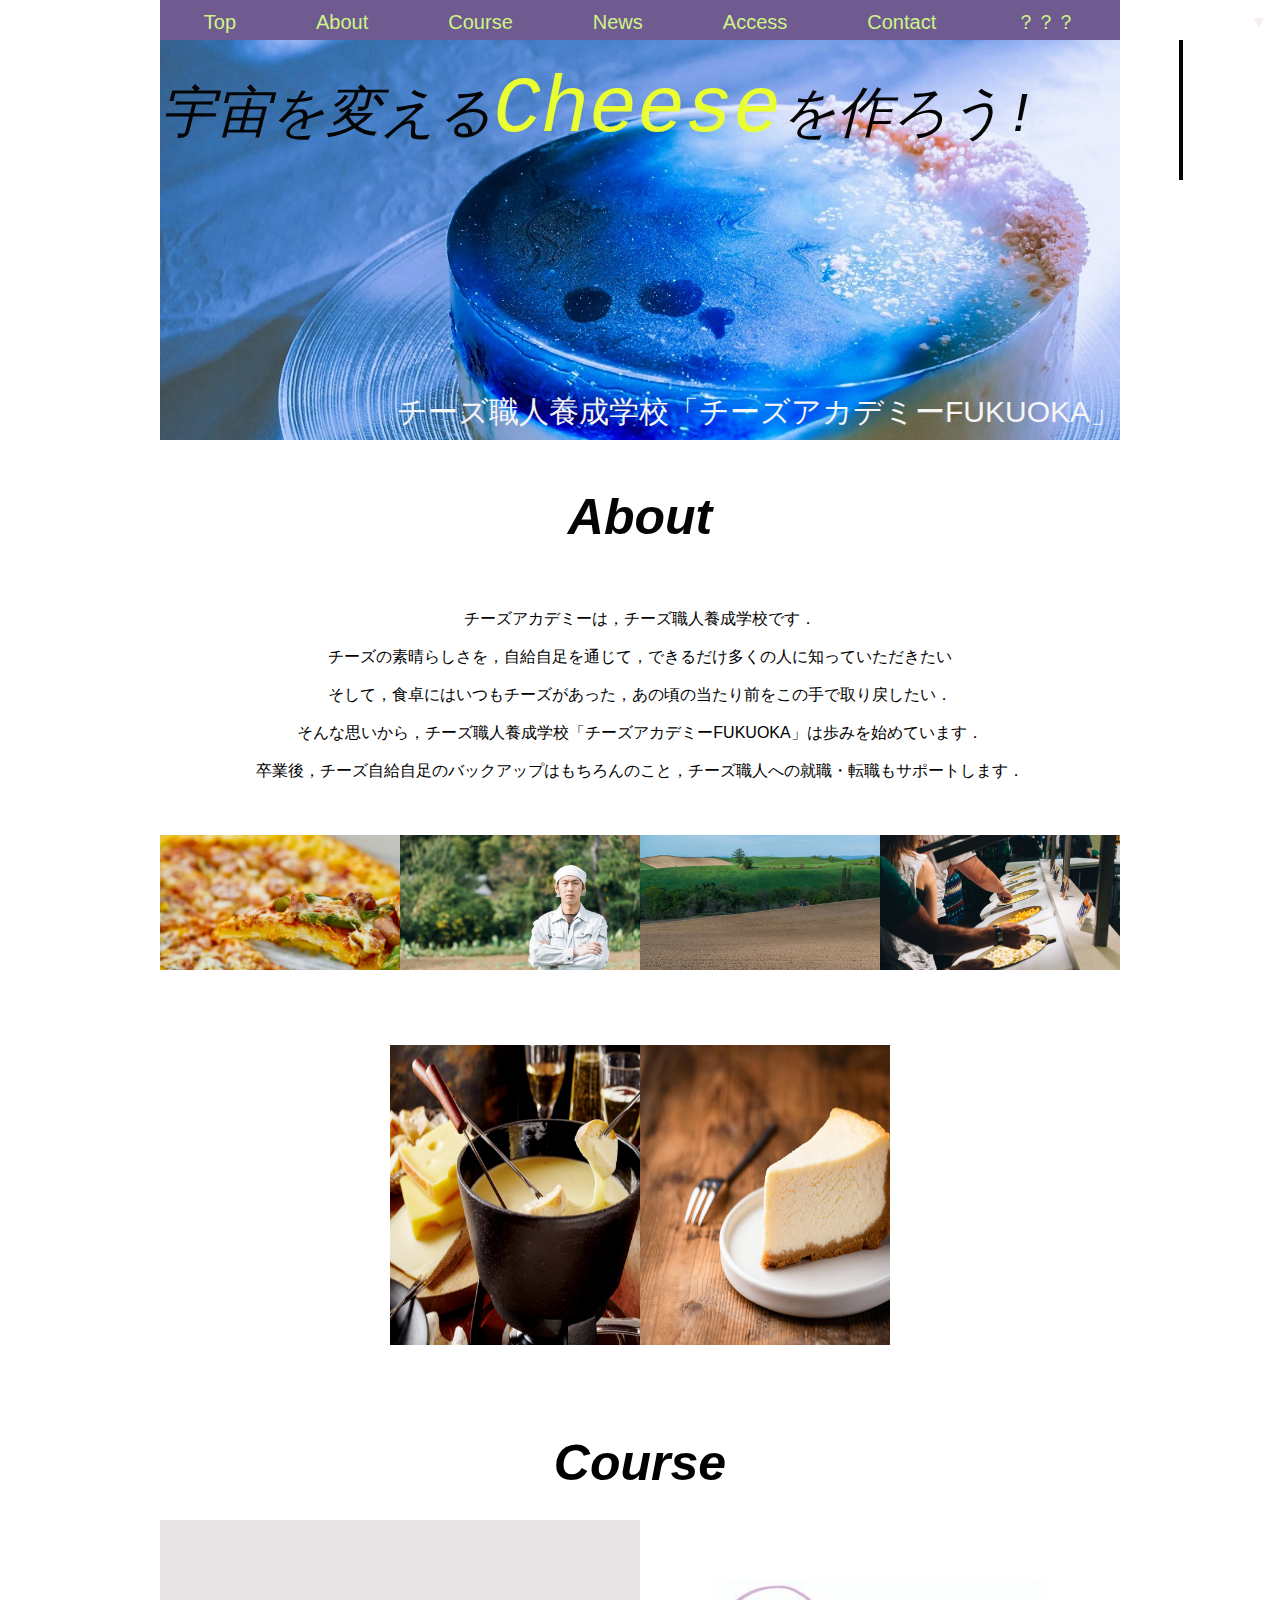
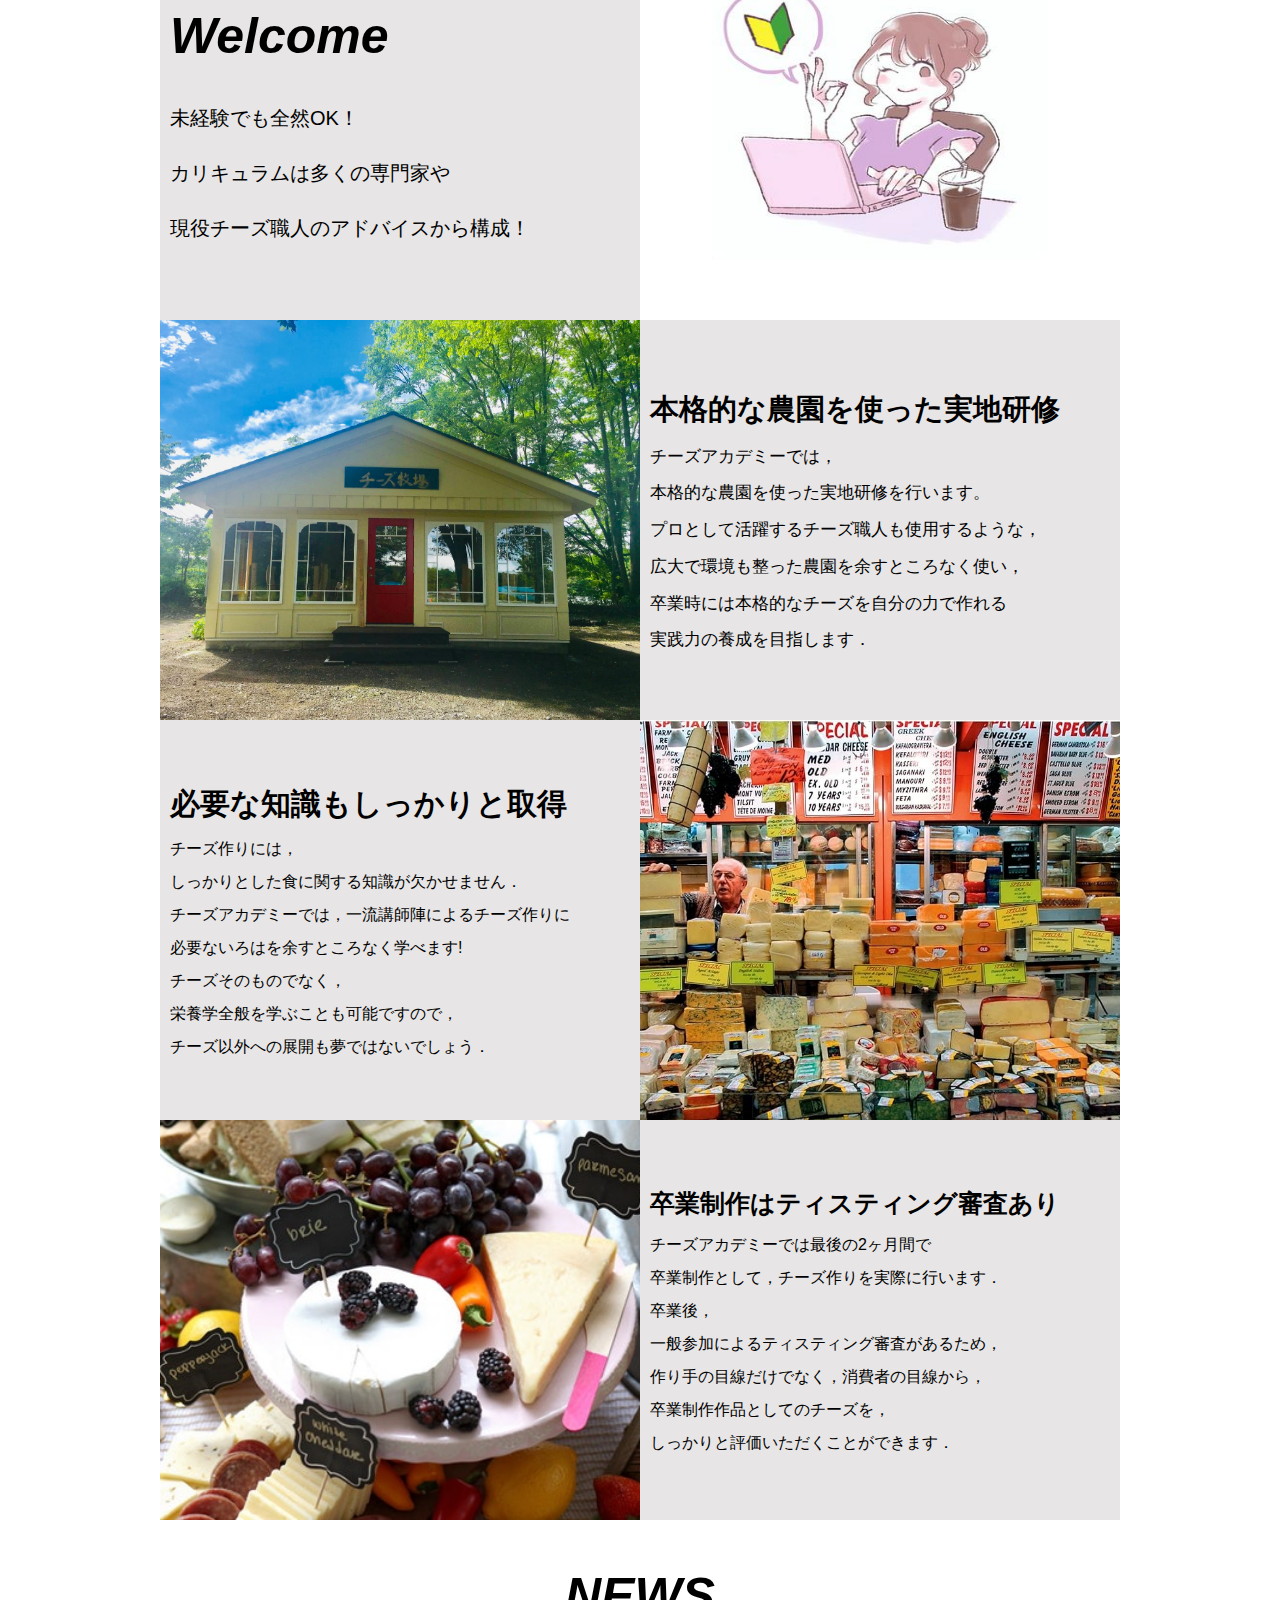
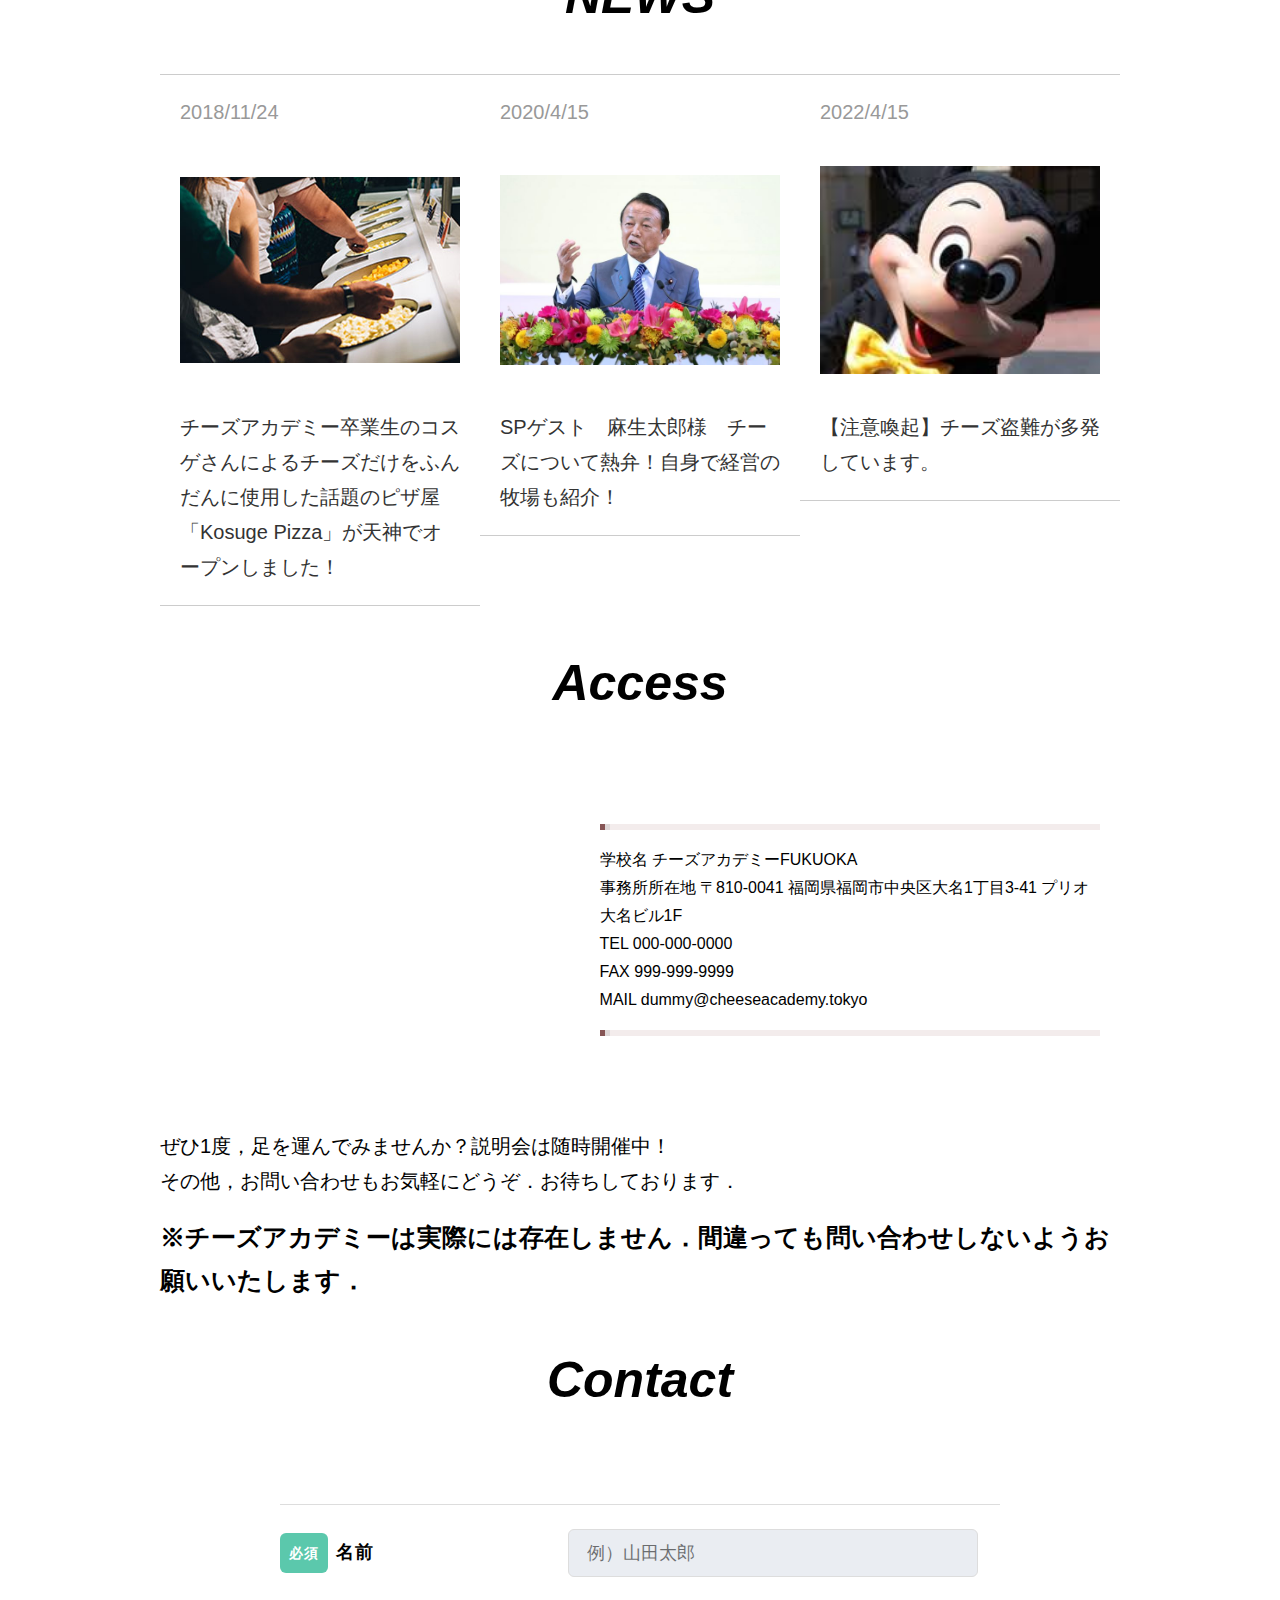
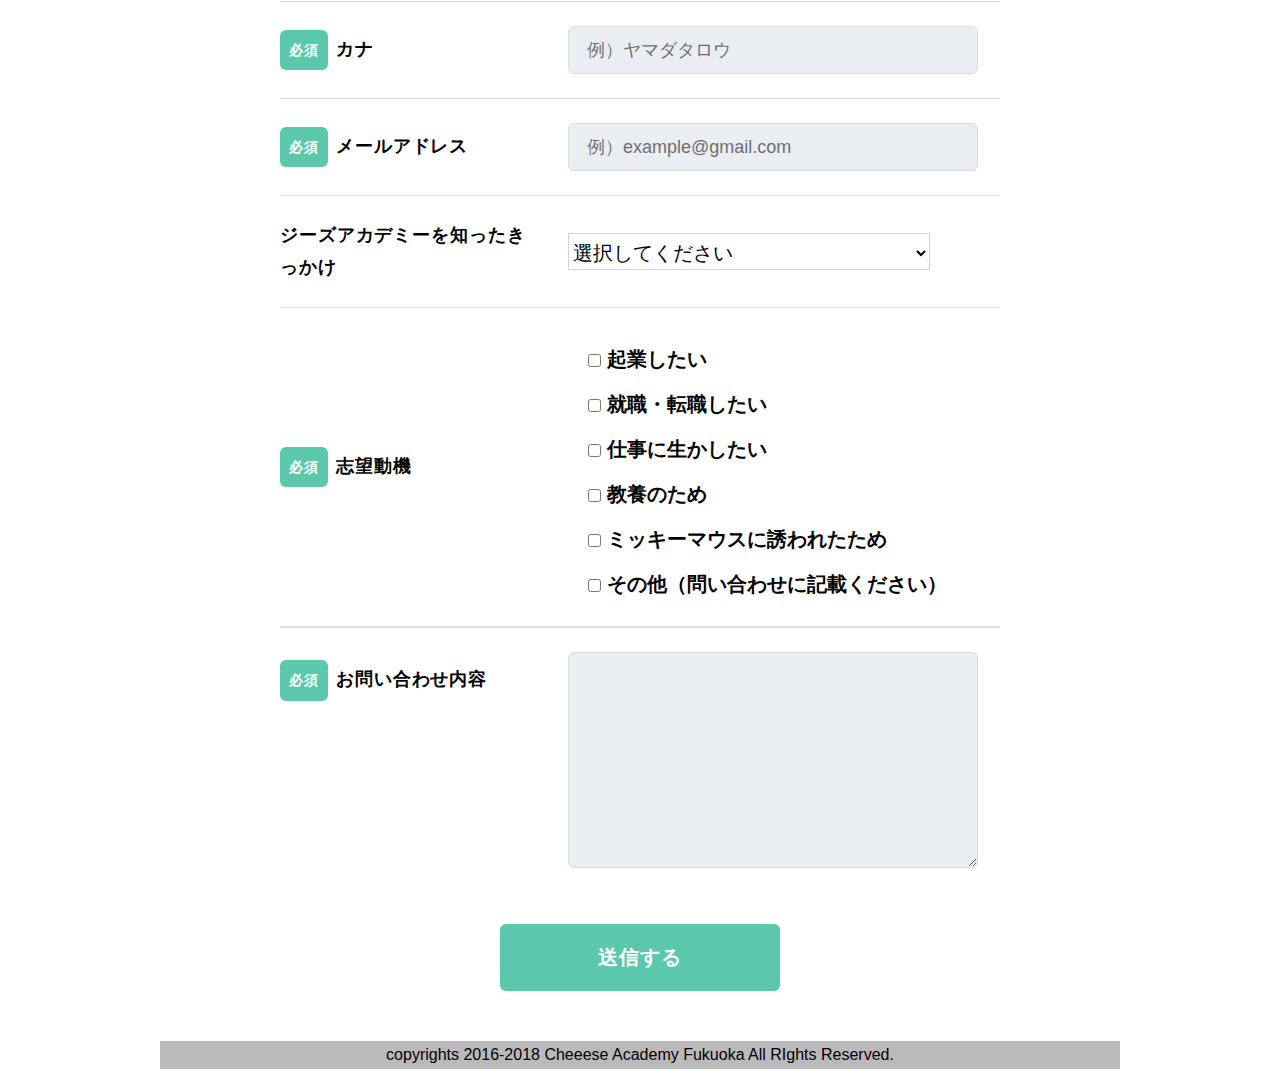
<file: index.html>
<!DOCTYPE html>
<html lang="ja">

<head>
    <meta charset="UTF-8">
    <meta name="viewport" content="width=device-width, initial-scale=1.0">
    <meta http-equiv="X-UA-Compatible" content="ie=edge">
    <title>チーズアカデミー</title>
    <meta name="description" content=“世界を変えるチーズを作ろう。チーズアカデミーは、チーズ職人を養成するための学校です。”>
    <meta property="og:title" content="チーズアカデミー">
    <meta property="og:type" content="website" />
    <meta property="og:url" content="#" />
    <meta property="og:site_name" content="チーズアカデミー" />
    <meta property="og:description" content="世界を変えるチーズを作ろう。チーズアカデミーは、チーズ職人を養成するための学校です。" />
    <meta name="format-detection" content="telephone=no">
    <link rel="canonical" href="#">
    <link rel="stylesheet" type="text/css" href="css/reset.css" />
    <link rel="stylesheet" type="text/css" href="css/sanitize.css" />
    <link rel="stylesheet" type="text/css" href="css/style.css" />
    <link rel="stylesheet" type="text/css" href="css/main.css">
</head>

<body>
    <div class="all">
        <div>
            <nav class="menubar">
                <ul class="menunakami">
                    <li class="koumoku"><a class="koumokubun" href="#titlehe">Top</a></li>
                    <li class="koumoku"><a class="koumokubun" href="#abouthe">About</a></li>
                    <li class="koumoku"><a class="koumokubun" href="#coursehe">Course</a></li>
                    <li class="koumoku"><a class="koumokubun" href="#newshe">News</a></li>
                    <li class="koumoku"><a class="koumokubun" href="#accesshe">Access</a></li>
                    <li class="koumoku"><a class="koumokubun" href="#contacthe">Contact</a></li>
                    <li class="koumoku"><a class="koumokubun" href="#himitsu">？？？</a></li>
                </ul>
            </nav>
        </div>
        <div class="header">
            <a name="titlehe"></a>
            <p class="sekai"><span class="taitorumozi">宇宙を変える<span class="tizu">Cheese</span>を作ろう!</span></p><br>
            <span class="subhead"><span class="taitorumozi">チーズ職人養成学校「チーズアカデミーFUKUOKA」</span></span>
        </div>

        <div class="aboutall">
            <a name="abouthe"></a>
            <h1 class="about">About</h1>
            <p class="aboutin">チーズアカデミーは，チーズ職人養成学校です．</p>
            <p class="aboutin"> チーズの素晴らしさを，自給自足を通じて，できるだけ多くの人に知っていただきたい</p>
            <p class="aboutin">そして，食卓にはいつもチーズがあった，あの頃の当たり前をこの手で取り戻したい．</p>
            <p class="aboutin">そんな思いから，チーズ職人養成学校「チーズアカデミーFUKUOKA」は歩みを始めています．</p>
            <p class="aboutin">卒業後，チーズ自給自足のバックアップはもちろんのこと，チーズ職人への就職・転職もサポートします．</p>
        </div>
        <div>
            <img class="aboutshasin" src="./img/about-image.jpg" alt="">
        </div>
        <div class="wrap slide-paused" ontouchstart="">
            <ul class="slideshow">

                <li class="content content-hover"><a href="#" class="image_link">
                        <img class="yokokaiten" src="./img/rinngoti-zu.png" alt=""></a></li>
                <li class="content content-hover"><img class="yokokaiten" src="./img/fonndutizu.jpg" alt=""></li>
                <li class="content content-hover"><img class="yokokaiten" src="./img/tizukeki.jpg" alt=""></li>
                <li class="content content-hover"><img class="yokokaiten" src="./img/tizuinunoyatu.jpg" alt=""></li>

            </ul>
            <ul class="slideshow">
                <li class="content content-hover"><img class="yokokaiten" src="./img/rinngoti-zu.png" alt=""></li>
                <li class="content content-hover"><img class="yokokaiten" src="./img/fonndutizu.jpg" alt=""></li>
                <li class="content content-hover"><img class="yokokaiten" src="./img/tizukeki.jpg" alt=""></li>
                <li class="content content-hover"><img class="yokokaiten" src="./img/tizuinunoyatu.jpg" alt=""></li>
            </ul>
            <ul class="slideshow">
                <li class="content content-hover"><img class="yokokaiten" src="./img/rinngoti-zu.png" alt=""></li>
                <li class="content content-hover"><img class="yokokaiten" src="./img/fonndutizu.jpg" alt=""></li>
                <li class="content content-hover"><img class="yokokaiten" src="./img/tizukeki.jpg" alt=""></li>
                <li class="content content-hover"><img class="yokokaiten" src="./img/tizuinunoyatu.jpg" alt=""></li>
            </ul>

        </div>
        <div>
            <div class="courseall">
                <a name="coursehe"></a>
                <h1 class="course">Course</h1>
            </div>
            <div class="welcome">
                <div class="welcomemozi">
                    <h2 class="welmozi">Welcome</h2>
                    <p class="welnositamozi">未経験でも全然OK！</p>
                    <p class="welnositamozi">カリキュラムは多くの専門家や</p>
                    <p class="welnositamozi">現役チーズ職人のアドバイスから構成！</p>
                </div>
                <div class="welcomegazou">
                    <img class="shosinnsha" src="./img/未経験OK.jpeg" alt="">
                </div>
            </div>

            <div class="welcome">
                <div class="welcomegazou">
                    <img class="tizunoyama" src="./img/チーズ農場.jpg" alt="">
                </div>
                <div class="welcomemozi">
                    <h2 class="honnkaku">本格的な農園を使った実地研修</h2>
                    <p class="honnkakubun">チーズアカデミーでは，
                    </p>
                    <p class="honnkakubun">本格的な農園を使った実地研修を行います。</p>
                    <p class="honnkakubun">プロとして活躍するチーズ職人も使用するような，
                    </p>
                    <p class="honnkakubun">広大で環境も整った農園を余すところなく使い，</p>
                    <p class="honnkakubun">卒業時には本格的なチーズを自分の力で作れる</p>
                    <p class="honnkakubun">実践力の養成を目指します．
                    </p>
                </div>
            </div>

            <div class="welcome">
                <div class="welcomemozi">
                    <h2 class="shutoku">必要な知識もしっかりと取得</h2>
                    <p class="shutokubun">
                        チーズ作りには，
                    </p>
                    <p class="shutokubun">
                        しっかりとした食に関する知識が欠かせません．
                    </p>
                    <p class="shutokubun">
                        チーズアカデミーでは，一流講師陣によるチーズ作りに
                    </p>
                    <p class="shutokubun">
                        必要ないろはを余すところなく学べます!</p>

                    <p class="shutokubun">
                        チーズそのものでなく，</p>
                    <p class="shutokubun">
                        栄養学全般を学ぶことも可能ですので，
                    </p>
                    <p class="shutokubun">
                        チーズ以外への展開も夢ではないでしょう．
                    </p>
                </div>

                <div class="welcomegazou">
                    <img class="mikeiken" src="./img/ti-zurekisi.jpg" alt="">
                </div>
            </div>

            <div class="welcome">
                <div class="welcomegazou">
                    <img class="mikeiken" src="./img/チーズテイスティング.jpg" alt="">
                </div>

                <div class="welcomemozi">
                    <h2 class="sotugyou">卒業制作はティスティング審査あり</h2>

                    <p class="sotugyoumozi">
                        チーズアカデミーでは最後の2ヶ月間で
                    </p>
                    <p class="sotugyoumozi">
                        卒業制作として，チーズ作りを実際に行います．
                    </p>
                    <p class="sotugyoumozi">
                        卒業後，
                    </p>
                    <p class="sotugyoumozi">
                        一般参加によるティスティング審査があるため，
                    </p>
                    <p class="sotugyoumozi">
                        作り手の目線だけでなく，消費者の目線から，
                    </p>
                    <p class="sotugyoumozi">
                        卒業制作作品としてのチーズを，
                    </p>
                    <p class="sotugyoumozi">
                        しっかりと評価いただくことができます．
                    </p>

                </div>
            </div>

            <div class="newszentai">
                <a name="newshe"></a>
                <h1 class="newstitle">NEWS</h1>

                <ul class="news-list">
                    <li class="item">
                        <a href="#">
                            <p class="date">2018/11/24</p>
                            <img class="newsshasin" src="./img/about_01.jpg" alt="">
                            <p class="title">チーズアカデミー卒業生のコスゲさんによるチーズだけをふんだんに使用した話題のピザ屋「Kosuge Pizza」が天神でオープンしました！</p>
                        </a>
                    </li>
                    <li class="item">
                        <a href="#">
                            <p class="date">2020/4/15</p>
                            <img class="newsshasin" src="./img/あそう太郎.jpg" alt="">
                            <p class="title">SPゲスト　麻生太郎様　チーズについて熱弁！自身で経営の牧場も紹介！</p>
                        </a>
                    </li>
                    <a name="himitsu"></a>
                    <li class="item">
                        <a href="確認画面.html">
                            <p class="date">2022/4/15</p>
                            <img class="newsshasin" src="./img/ミッキー　画像顔.jfif" alt="">
                            <p class="title">【注意喚起】チーズ盗難が多発しています。</p>
                        </a>
                    </li>
                </ul>

            </div>
            <div>
                <a name="accesshe"></a>
                <h1 class="accesstitle">Access</h1>
                <div class="access">



                    <div class="map">
                        <iframe
                            src="https://www.google.com/maps/embed?pb=!1m18!1m12!1m3!1d13294.872943268669!2d130.37541458715816!3d33.5866643!2m3!1f0!2f0!3f0!3m2!1i1024!2i768!4f10!3m3!1m2!1s0x354191aa0929fbdf%3A0xd5e535b27b5236c6!2z44K444O844K644Ki44Kr44OH44Of44O8!5e0!3m2!1sja!2sjp!4v1713501406010!5m2!1sja!2sjp"
                            width="600" height="450" style="border:0;" allowfullscreen="" loading="lazy"
                            referrerpolicy="no-referrer-when-downgrade"></iframe>
                    </div>
                    <div class="accessbun">
                        <hr class="hr1">
                        <p>学校名 チーズアカデミーFUKUOKA</p>
                        <p>事務所所在地 〒810-0041 福岡県福岡市中央区大名1丁目3-41 プリオ大名ビル1F</p>
                        <p>TEL 000-000-0000</p>
                        <p>FAX 999-999-9999</p>
                        <p>MAIL dummy@cheeseacademy.tokyo</p>
                        <hr class="hr1">
                    </div>

                </div>
            </div>

            <div class="asihakobu">
                <p>ぜひ1度，足を運んでみませんか？説明会は随時開催中！</p>
                <p>その他，お問い合わせもお気軽にどうぞ．お待ちしております．</p>
            </div>

            <div>
                <h1 class="sonzai">※チーズアカデミーは実際には存在しません．間違っても問い合わせしないようお願いいたします．</h1>
            </div>
            <div>
                <a name="contacthe"></a>
                <h1 class="contactmozi">Contact</h1>
            </div>
            <div class="Form">
                <div class="Form-Item">
                    <p class="Form-Item-Label">
                        <span class="Form-Item-Label-Required">必須</span>名前
                    </p>
                    <input type="text" class="Form-Item-Input" placeholder="例）山田太郎">
                </div>
                <div class="Form-Item">
                    <p class="Form-Item-Label"><span class="Form-Item-Label-Required">必須</span>カナ</p>
                    <input type="text" class="Form-Item-Input" placeholder="例）ヤマダタロウ">
                </div>
                <div class="Form-Item">
                    <p class="Form-Item-Label"><span class="Form-Item-Label-Required">必須</span>メールアドレス</p>
                    <input type="email" class="Form-Item-Input" placeholder="例）example@gmail.com">
                </div>
                <div class="Form-Item">
                    <p class="Form-Item-Label">ジーズアカデミーを知ったきっかけ
                    </p>
                    <div class="select">
                        <select name="sample-select">
                            <option value hidden>選択してください</option>
                            <option value="選択肢1">検索エンジン（Google　Yahoo等）</option>
                            <option value="選択肢2">SNS</option>
                            <option value="選択肢3">たまたま通りかかった</option>
                            <option value="選択肢4">その他（問い合わせに記載ください）</option>
                        </select>
                    </div>
                </div>
                <div class="Form-Item">
                    <p class="Form-Item-Label"><span class="Form-Item-Label-Required">必須</span>志望動機</p>
                    <div class="senta">
                        <label class="senntakusi">
                            <input type="checkbox" name="check01" value="選択肢">
                            <span class="text">起業したい
                            </span>
                        </label>
                        <label class="senntakusi">
                            <input type="checkbox" name="check02" value="選択肢">
                            <span class="text">就職・転職したい</span>
                        </label>
                        <label class="senntakusi">
                            <input type="checkbox" name="check03" value="選択肢">
                            <span class="text">仕事に生かしたい</span>
                        </label>
                        <label class="senntakusi">
                            <input type="checkbox" name="check04" value="選択肢">
                            <span class="text">教養のため</span>
                        </label>
                        <label class="senntakusi">
                            <input type="checkbox" name="check05" value="選択肢">
                            <span class="text">ミッキーマウスに誘われたため</span>
                        </label>
                        <label class="senntakusi">
                            <input type="checkbox" name="check06" value="選択肢">
                            <span class="text">その他（問い合わせに記載ください）</span>
                        </label>
                    </div>
                </div>

                <div class="Form-Item">
                    <p class="Form-Item-Label isMsg"><span class="Form-Item-Label-Required">必須</span>お問い合わせ内容
                    </p>
                    <textarea class="Form-Item-Textarea"></textarea>
                </div>
                <input type="submit" class="Form-Btn" value="送信する">
            </div>


            <div>
                <p class="copyrights">copyrights 2016-2018 Cheeese Academy Fukuoka All RIghts Reserved.
                </p>
            </div>

        </div>
    </div>



</body>

</html>
</file>
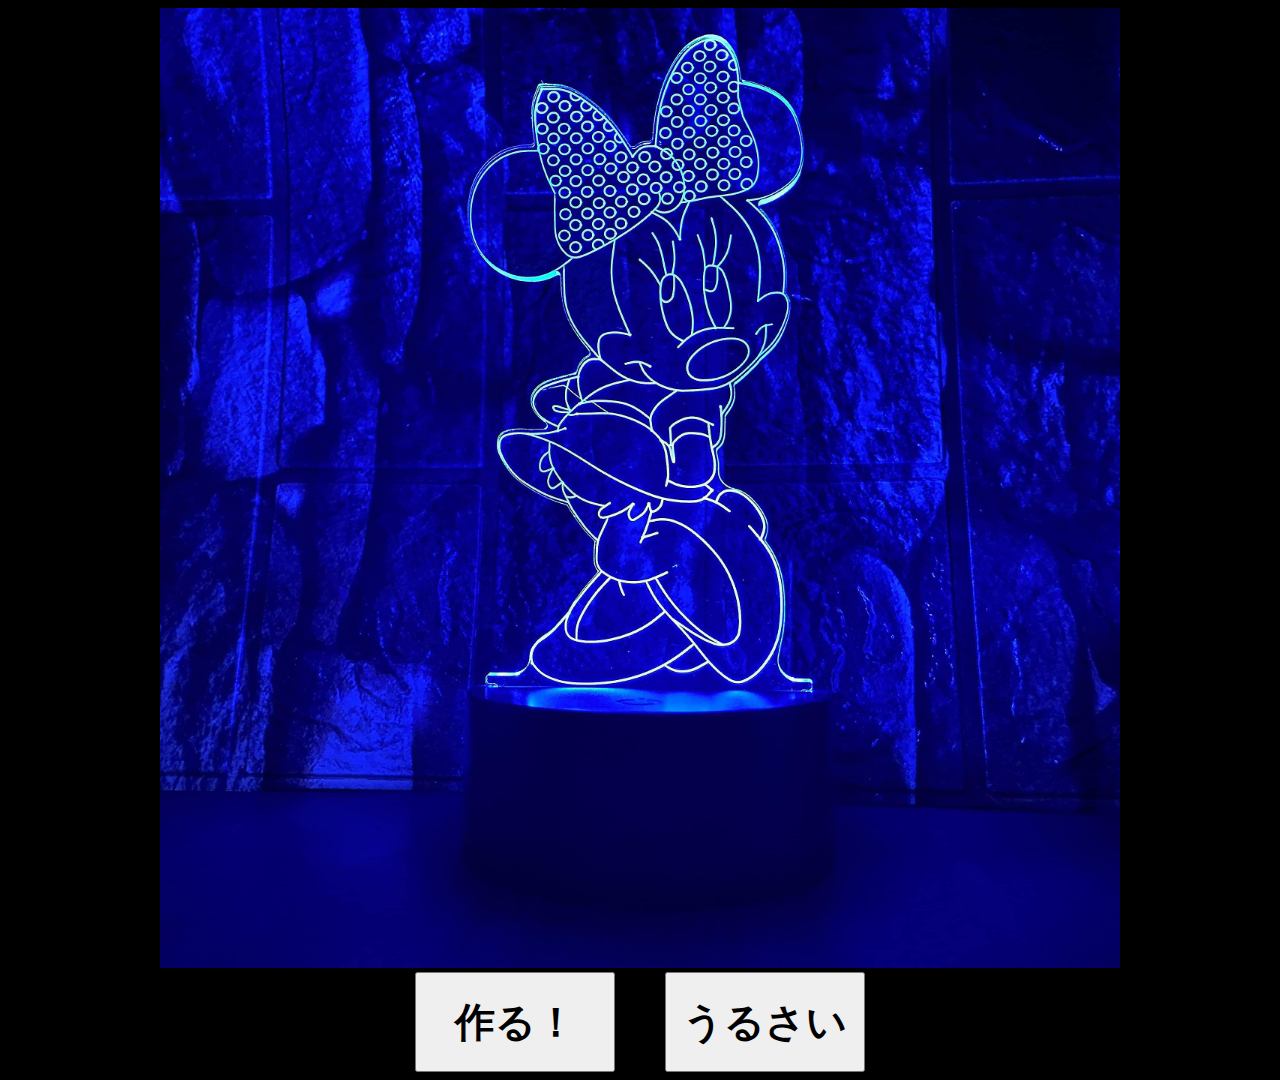
<file: nonohou.html>
<!DOCTYPE html>
<html lang="en">

<head>
    <meta charset="UTF-8">
    <meta name="viewport" content="width=device-width, initial-scale=1.0">
    <title>happy</title>
    <link rel="stylesheet" type="text/css" href="css/main.css">
</head>

<body class="noall">
    <div class="nonakami">
        <img class="isimini" src="./img/石になったミニーちゃん.jpg" alt="">
        <p class="nonohonbun">キミは信用できる人だね！<br>
            僕はミッキーマウス<br>
            宇宙からきた謎の星人によって<br>
            僕のフィアンセ「ミニーマウス」が<br>
            石に変えられてしまったんだ<br>
            元に戻すには食べられてしまった<br>
            ”宇宙を変えるCheese"を<br>
            作らなければならないんだ<br>
            僕と一緒に<br>
            cheeseを作ってよ！
        </p>
        <div class="yesno">
            <a href="index.html">
                <button class="kakuninbotan" id="close">作る！</button>
            </a>
            <a href="yesnohou.html">
                <button class="kakuninbotan" id="close">うるさい</button>
            </a>

        </div>

    </div>
    </div>

</body>
</file>
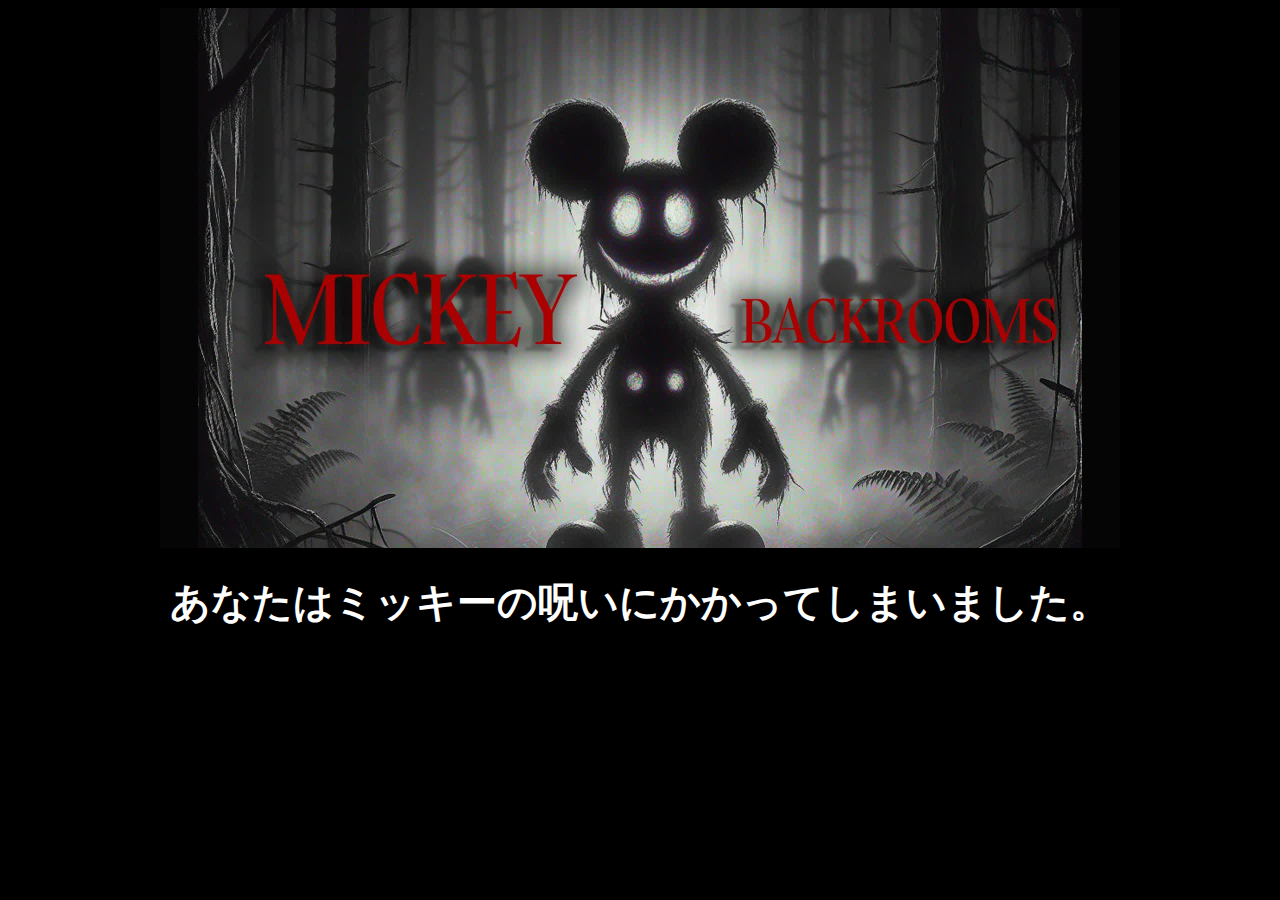
<file: yesnohou.html>
<!DOCTYPE html>
<html lang="en">

<head>
    <meta charset="UTF-8">
    <meta name="viewport" content="width=device-width, initial-scale=1.0">
    <title>anatahanorowaremasita</title>
    <link rel="stylesheet" type="text/css" href="css/main.css">
</head>

<body class="yesnohou">
    <div class="yasall">
        <img class="yesgazou" src="./img/mikki-yami.jpeg" alt="">
        <h1 class="noroi">あなたはミッキーの呪いにかかってしまいました。</h1>
        <img class="Badend" src="./img/Badend.L" alt="">
    </div>

    <div>
        <a href="index.html">
            <button class="mouitido" id="close">もう1度チャレンジ</button>
        </a>
    </div>


</body>

</html>
</file>
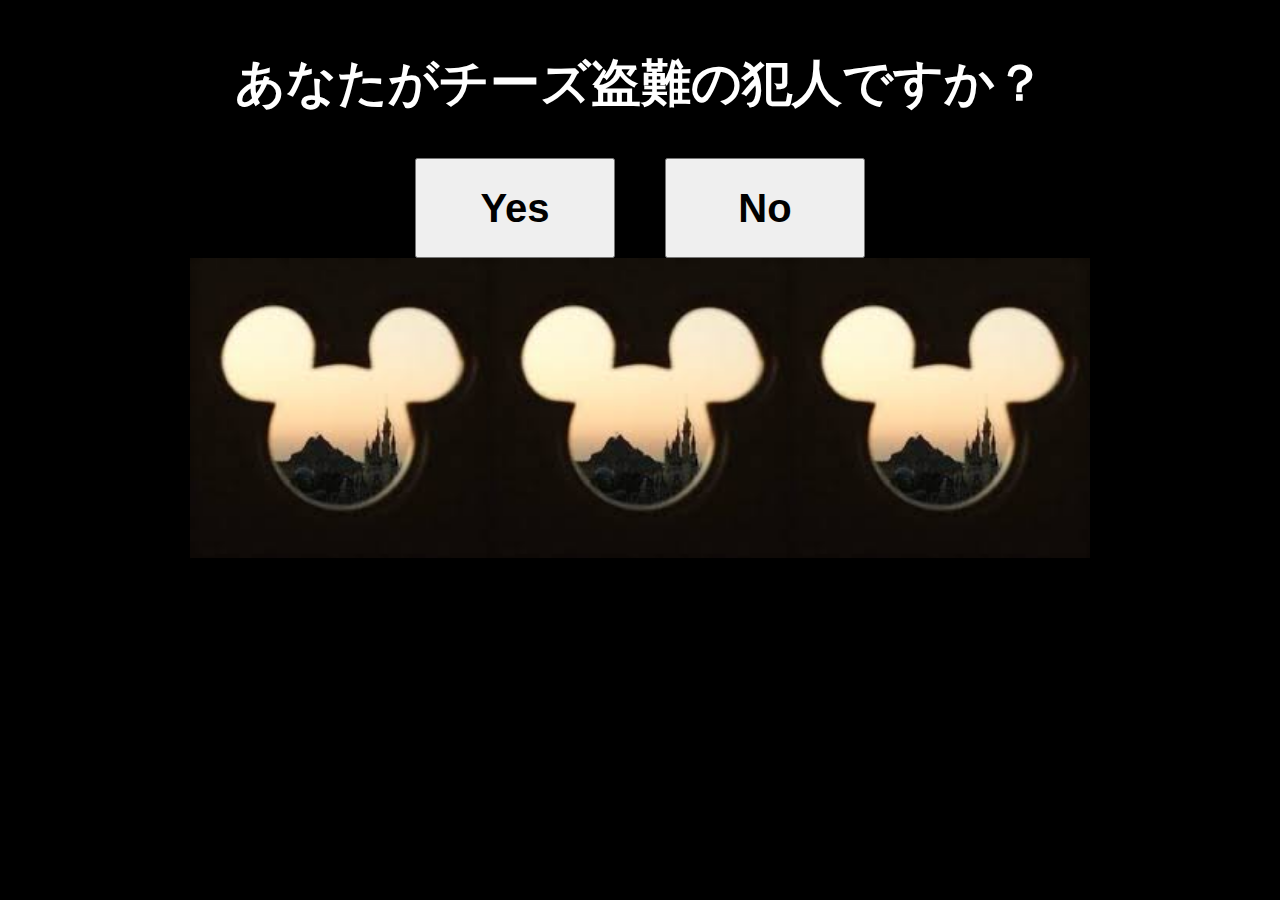
<file: 確認画面.html>
<!DOCTYPE html>
<html lang="en">

<head>
    <meta charset="UTF-8">
    <meta name="viewport" content="width=device-width, initial-scale=1.0">
    <title>Danger</title>
    <link rel="stylesheet" type="text/css" href="css/main.css">
</head>

<body class="kakuninback">
    <div class="kakuninall" id="caution">
        <section>
            <h2 class="kakunin">あなたがチーズ盗難の犯人ですか？
            </h2>
        </section>
        <div class="yesno">
            <a href="yesnohou.html">
                <button class="kakuninbotan" id="close">Yes</button>
            </a>
            <a href="nonohou.html">
                <button class="kakuninbotan" id="close">No</button>
            </a>

        </div>
        <div class="kagianaall">
            <div class="gyaku">
                <img class="kagiana2" src="./img/mikki-kagiana.jfif" alt="">
            </div>
            <div class="zyouge">
                <img class="kagiana" src="./img/mikki-kagiana.jfif" alt="">
            </div>
            <div class="gyaku">
                <img class="kagiana2" src="./img/mikki-kagiana.jfif" alt="">
            </div>
        </div>
    </div>
</body>

</html>
</file>
<file: css/sanitize.css>
/*! sanitize.css v4.0.0 | CC0 License | github.com/10up/sanitize.css */

/* Display definitions
   ========================================================================== */

/**
 * Add the correct display in IE 9-.
 * 1. Add the correct display in Edge, IE, and Firefox.
 * 2. Add the correct display in IE.
 */

article,
aside,
details, /* 1 */
figcaption,
figure,
footer,
header,
main, /* 2 */
menu,
nav,
section,
summary { /* 1 */
	display: block;
}

/**
 * Add the correct display in IE 9-.
 */

audio,
canvas,
progress,
video {
	display: inline-block;
}

/**
 * Add the correct display in iOS 4-7.
 */

audio:not([controls]) {
	display: none;
	height: 0;
}

/**
 * Add the correct display in IE 10-.
 * 1. Add the correct display in IE.
 */

template, /* 1 */
[hidden] {
	display: none;
}

/* Elements of HTML (https://www.w3.org/TR/html5/semantics.html)
   ========================================================================== */

/**
 * 1. Remove repeating backgrounds in all browsers (opinionated).
 * 2. Add box sizing inheritence in all browsers (opinionated).
 */

*,
::before,
::after {
	background-repeat: no-repeat; /* 1 */
	box-sizing: inherit; /* 2 */
}

/**
 * 1. Add text decoration inheritance in all browsers (opinionated).
 * 2. Add vertical alignment inheritence in all browsers (opinionated).
 */

::before,
::after {
	text-decoration: inherit; /* 1 */
	vertical-align: inherit; /* 2 */
}

/**
 * 1. Add border box sizing in all browsers (opinionated).
 * 2. Add the default cursor in all browsers (opinionated).
 * 3. Add a flattened line height in all browsers (opinionated).
 * 4. Prevent font size adjustments after orientation changes in IE and iOS.
 */

html {
	box-sizing: border-box; /* 1 */
	cursor: default; /* 2 */
	font-family: sans-serif; /* 3 */
	line-height: 1.5; /* 3 */
	-ms-text-size-adjust: 100%; /* 4 */
	-webkit-text-size-adjust: 100%; /* 5 */
}

/* Sections (https://www.w3.org/TR/html5/sections.html)
   ========================================================================== */

/**
 * Remove the margin in all browsers (opinionated).
 */

body {
	margin: 0;
}

/**
 * Correct the font sizes and margins on `h1` elements within
 * `section` and `article` contexts in Chrome, Firefox, and Safari.
 */

h1 {
	font-size: 2em;
	margin: .67em 0;
}

/* Grouping content (https://www.w3.org/TR/html5/grouping-content.html)
   ========================================================================== */

/**
 * 1. Correct font sizing inheritance and scaling in all browsers.
 * 2. Correct the odd `em` font sizing in all browsers.
 */

code,
kbd,
pre,
samp {
	font-family: monospace, monospace; /* 1 */
	font-size: 1em; /* 2 */
}

/**
 * 1. Correct the height in Firefox.
 * 2. Add visible overflow in Edge and IE.
 */

hr {
	height: 0; /* 1 */
	overflow: visible; /* 2 */
}

/**
 * Remove the list style on navigation lists in all browsers (opinionated).
 */

nav ol,
nav ul {
	list-style: none;
}

/* Text-level semantics
   ========================================================================== */

/**
 * 1. Add a bordered underline effect in all browsers.
 * 2. Remove text decoration in Firefox 40+.
 */

abbr[title] {
	border-bottom: 1px dotted; /* 1 */
	text-decoration: none; /* 2 */
}

/**
 * Prevent the duplicate application of `bolder` by the next rule in Safari 6.
 */

b,
strong {
	font-weight: inherit;
}

/**
 * Add the correct font weight in Chrome, Edge, and Safari.
 */

b,
strong {
	font-weight: bolder;
}

/**
 * Add the correct font style in Android 4.3-.
 */

dfn {
	font-style: italic;
}

/**
 * Add the correct colors in IE 9-.
 */

mark {
	background-color: #ffff00;
	color: #000000;
}

/**
 * Add the correct vertical alignment in Chrome, Firefox, and Opera.
 */

progress {
	vertical-align: baseline;
}

/**
 * Correct the font size in all browsers.
 */

small {
	font-size: 83.3333%;
}

/**
 * Change the positioning on superscript and subscript elements
 * in all browsers (opinionated).
 * 1. Correct the font size in all browsers.
 */

sub,
sup {
	font-size: 83.3333%; /* 1 */
	line-height: 0;
	position: relative;
	vertical-align: baseline;
}

sub {
	bottom: -.25em;
}

sup {
	top: -.5em;
}

/*
 * Remove the text shadow on text selections (opinionated).
 * 1. Restore the coloring undone by defining the text shadow (opinionated).
 */

::-moz-selection {
	background-color: #b3d4fc; /* 1 */
	color: #000000; /* 1 */
	text-shadow: none;
}

::selection {
	background-color: #b3d4fc; /* 1 */
	color: #000000; /* 1 */
	text-shadow: none;
}

/* Embedded content (https://www.w3.org/TR/html5/embedded-content-0.html)
   ========================================================================== */

/*
 * Change the alignment on media elements in all browers (opinionated).
 */

audio,
canvas,
iframe,
img,
svg,
video {
	vertical-align: middle;
}

/**
 * Remove the border on images inside links in IE 10-.
 */

img {
	border-style: none;
}

/**
 * Change the fill color to match the text color in all browsers (opinionated).
 */

svg {
	fill: currentColor;
}

/**
 * Hide the overflow in IE.
 */

svg:not(:root) {
	overflow: hidden;
}

/* Links (https://www.w3.org/TR/html5/links.html#links)
   ========================================================================== */

/**
 * 1. Remove the gray background on active links in IE 10.
 * 2. Remove the gaps in underlines in iOS 8+ and Safari 8+.
 */

a {
	background-color: transparent; /* 1 */
	-webkit-text-decoration-skip: objects; /* 2 */
}

/**
 * Remove the outline when hovering in all browsers (opinionated.
 */

:hover {
	outline-width: 0;
}

/* Tabular data (https://www.w3.org/TR/html5/tabular-data.html)
   ========================================================================== */

/*
 * Remove border spacing in all browsers (opinionated).
 */

table {
	border-collapse: collapse;
	border-spacing: 0;
}

/* transform-style:  (https://www.w3.org/TR/html5/forms.html)
   ========================================================================== */

/**
 * 1. Remove the default styling in all browsers (opinionated).
 * 3. Remove the margin in Firefox and Safari.
 */

button,
input,
select,
textarea {
	background-color: transparent; /* 1 */
	border-style: none; /* 1 */
	color: inherit; /* 1 */
	font-size: 1em; /* 1 */
	margin: 0; /* 3 */
}

/**
 * Correct the overflow in IE.
 * 1. Correct the overflow in Edge.
 */

button,
input { /* 1 */
	overflow: visible;
}

/**
 * Remove the inheritance in Edge, Firefox, and IE.
 * 1. Remove the inheritance in Firefox.
 */

button,
select { /* 1 */
	text-transform: none;
}

/**
 * 1. Prevent the WebKit bug where (2) destroys native `audio` and `video`
 *    controls in Android 4.
 * 2. Correct the inability to style clickable types in iOS and Safari.
 */

button,
html [type="button"], /* 1 */
[type="reset"],
[type="submit"] {
	-webkit-appearance: button; /* 2 */
}

/**
 * Remove the inner border and padding in Firefox.
 */

::-moz-focus-inner {
	border-style: none;
	padding: 0;
}

/**
 * Correct the focus styles unset by the previous rule.
 */

:-moz-focusring {
	outline: 1px dotted ButtonText;
}

/**
 * Correct the border, margin, and padding in all browsers.
 */

fieldset {
	border: 1px solid #c0c0c0;
	margin: 0 2px;
	padding: .35em .625em .75em;
}

/**
 * 1. Correct the text wrapping in Edge and IE.
 * 2. Remove the padding so developers are not caught out when they zero out
 *    `fieldset` elements in all browsers.
 */

legend {
	display: table; /* 1 */
	max-width: 100%; /* 1 */
	padding: 0; /* 2 */
	white-space: normal; /* 1 */
}

/**
 * 1. Remove the vertical scrollbar in IE.
 * 2. Change the resize direction on textareas in all browsers (opinionated).
 */

textarea {
	overflow: auto; /* 1 */
	resize: vertical; /* 2 */
}

/**
 * Remove the padding in IE 10-.
 */

[type="checkbox"],
[type="radio"] {
	padding: 0;
}

/**
 * Correct the cursor style on increment and decrement buttons in Chrome.
 */

::-webkit-inner-spin-button,
::-webkit-outer-spin-button {
	height: auto;
}

/**
 * 1. Correct the odd appearance in Chrome and Safari.
 * 2. Correct the outline style in Safari.
 */

[type="search"] {
	-webkit-appearance: textfield; /* 1 */
	outline-offset: -2px; /* 2 */
}

/**
 * Remove the inner padding and cancel buttons in Chrome and Safari for OS X.
 */

::-webkit-search-cancel-button,
::-webkit-search-decoration {
	-webkit-appearance: none;
}

/**
 * Correct the text style on placeholders in Chrome, Edge, and Safari.
 */

::-webkit-input-placeholder {
	color: inherit;
	opacity: .54;
}

/**
 * 1. Correct the inability to style clickable types in iOS and Safari.
 * 2. Change font properties to `inherit` in Safari.
 */

::-webkit-file-upload-button {
	-webkit-appearance: button; /* 1 */
	font: inherit; /* 2 */
}

/* WAI-ARIA (https://www.w3.org/TR/html5/dom.html#wai-aria)
   ========================================================================== */

/**
 * Change the cursor on busy elements (opinionated).
 */

[aria-busy="true"] {
	cursor: progress;
}

/*
 * Change the cursor on control elements (opinionated).
 */

[aria-controls] {
	cursor: pointer;
}

/*
 * Change the cursor on disabled, not-editable, or otherwise
 * inoperable elements (opinionated).
 */

[aria-disabled] {
	cursor: default;
}

/* User interaction (https://www.w3.org/TR/html5/editing.html)
   ========================================================================== */

/*
 * Remove the tapping delay on clickable elements (opinionated).
 * 1. Remove the tapping delay in IE 10.
 */

a,
area,
button,
input,
label,
select,
textarea,
[tabindex] {
	-ms-touch-action: manipulation; /* 1 */
	touch-action: manipulation;
}

/*
 * Change the display on visually hidden accessible elements (opinionated).
 */

[hidden][aria-hidden="false"] {
	clip: rect(0, 0, 0, 0);
	display: inherit;
	position: absolute;
}

[hidden][aria-hidden="false"]:focus {
	clip: auto;
}
</file>
<file: css/style.css>
/*全体　共通
最初から設定してあるので特に変更
しなくても大丈夫です♪
-----------------*/
body{
	font-family: Roboto, "Yu Gothic Medium", "游ゴシック Medium", YuGothic, "游ゴシック体", "ヒラギノ角ゴ Pro W3", "メイリオ", sans-serif;
	line-height: 1.75;
	font-size: 16px;
}


/*　パディングをサイズ内側にする処理　*/
* {
	padding:0;
	margin:0;
	-webkit-box-sizing: border-box;
	-moz-box-sizing: border-box;
	-o-box-sizing: border-box;
	-ms-box-sizing: border-box;
	box-sizing: border-box;
}

/*ーーーーーーーーーーー*/
/*この下から記述*/
/*ーーーーーーーーーーー*/





/*どの部分のcssに対して
命令をしているのかコメントを
記載しよう！
---------------------*/


/*
---------------------*/



/*
---------------------*/



/*
---------------------*/



/*
---------------------*/
</file>
<file: css/main.css>
body {
    display: flex;
    justify-content: center;
    align-items: center;
    flex-direction: column;

}




.all {
    width: 960px;
    /* display: flex; */
    /* justify-content: center; */
    /* align-items: center; */
    /* flex-direction: column; */
    /* background: url(../img/チーズ全体.jpg); */
}

@keyframes typing {
    from {
        width: 0;
    }
}

@keyframes caret {
    50% {
        border-color: transparent;
    }
}

.sekai {
    font-family: monospace;
    width: 31ch;
    border-right: .08em solid;
    overflow: hidden;
    /* font-size: 4em; */
    white-space: nowrap;
    animation: typing 5s steps(30, end), caret .5s step-end infinite;
}

.coution {
    width: 960px;
    display: flex;
    justify-content: center;
    align-items: center;
}






.header {
    margin-top: 40px;
    background-image: url(../img/sugoti-zu.jpg);
    background-size: cover;
    height: 400px;
}

.tizu {
    font-size: 80px;
    font-style: unset;
    color: rgb(234, 255, 49);
    font-style: oblique;
}

.sekai {
    font-size: 55px;
    color: rgb(5, 5, 5);
    font-style: oblique;
}

.subhead {
    font-size: 30px;
    color: whitesmoke;
    display: flex;
    justify-content: flex-end;
    align-items: flex-end;
    height: 230px;
}

.menubar {
    width: 960px;
    height: 40px;
    background-color: rgb(51, 22, 98);
    padding-top: 5px;
    box-sizing: border-box;
    position: fixed;
    opacity: 0.7;
    z-index: 9999;
}

.menunakami {
    display: flex;
    justify-content: center;
}

.koumoku {
    list-style: none;
}

.koumokubun {
    display: block;
    text-decoration: none;
    color: rgb(187, 239, 84);
    margin-right: 40px;
    margin-left: 40px;
    font-size: 20px;
}

.koumokubun:hover {
    color: darkorange;
}

.aboutall {
    display: flex;
    justify-content: center;
    align-items: center;
    flex-direction: column;
}

.about {
    font-size: 50px;
    font-style: oblique;
    color: #040404;
}

.aboutin {
    margin-top: 10px;
}

.aboutshasin {
    width: 960px;
    height: 100%;
    object-fit: cover;
    margin-top: 50px;
}

.content {

    width: 300px;
    height: 300px;
}

.yokokaiten {
    width: 100%;
    height: 100%;

}

.slideshow {
    display: flex;
    animation: loop-slide 10s infinite linear 0.5s both;

}

.slide-paused:hover .slideshow {
    animation-play-state: paused;

}

@keyframes loop-slide {
    from {
        transform: translateX(0);
    }

    to {
        transform: translateX(-100%);
    }
}

.wrap {
    display: flex;
    align-items: center;
    justify-content: center;
    width: 500px;
    height: 350px;
    overflow: hidden;
    margin-left: 230px;
    margin-top: 50px;
}

.content-hover {
    transition: all 0.1s;
}

.content-hover:hover {
    transform: translateY(-20px);
    border-radius: 0 10%;
    box-shadow: 0 3px 10px 0 #333;
    opacity: 0.8;
    cursor: pointer;
}

.image_link {
    display: block;
    position: relative;
    z-index: 1000;
    text-decoration: none;
}

.image_link img {
    display: block;
    width: 100%;
}

.image_link:before {
    content: "";
    display: block;
    width: 100%;
    height: 100%;
    position: absolute;
    z-index: 2;
    background: #000;
    /*好みの色に変えてください。*/
    opacity: 0;
    transition: 0.3s;
}

.image_link:after {
    content: "READ MORE";
    /*好みの文章に変更してください。*/
    display: block;
    color: #fff;
    line-height: 48px;
    width: 180px;
    border: solid 1px #fff;
    border-radius: 5px;
    text-align: center;
    position: absolute;
    top: 50%;
    left: 50%;
    margin-top: -1em;
    margin-left: -90px;
    opacity: 0;
    z-index: 3;
    transition: 0.3s;
    font-weight: bold;
    letter-spacing: 0.2em;
}

.image_link:hover:before {
    opacity: 0.5;
}

.image_link:hover:after {
    opacity: 1;
    margin-top: -0.5em;
}












.welcome {
    display: flex;
    justify-content: center;
    align-items: center;
    transition: all 0.5s;
    position: relative;
}

.welcome:hover {
    top: -30px;
    box-shadow: 0 20px 30px rgba(0, 0, 0, 0.4);
}


.welcomemozi {
    width: 480px;
    height: 400px;
    display: flex;
    justify-content: center;
    align-items: start;
    flex-direction: column;
    background-color: rgb(231, 229, 229);
}

.welcomegazou {
    width: 480px;
    height: 400px;
    background-color: white;
    display: flex;
    justify-content: center;
    align-items: center;

}

.course {
    display: flex;
    justify-content: center;
    align-items: center;
    font-size: 50px;
    font-style: oblique;
    margin-top: 50px;
}

.courseall {
    height: 100px;
    margin-top: 50px;
}


.welmozi {
    font-size: 50px;
    padding-left: 10px;
    font-style: oblique;
}

.welnositamozi {
    font-size: 20px;
    margin-top: 20px;
    padding-left: 10px;
}

.mikeiken {
    width: 100%;
    height: 100%;
    object-fit: cover;
}

.shosinnsha {
    width: 70%;
    height: 70%;

}

.tizunoyama {
    width: 100%;
    height: 100%;
    object-fit: cover;
}

.honnkaku {
    font-size: 29px;
    padding-left: 10px;
}

.honnkakubun {
    font-size: 17px;
    margin-top: 7px;
    padding-left: 10px;
}

.shutoku {
    font-size: 30px;
    padding-left: 10px;
}

.shutokubun {
    font-size: 16px;
    margin-top: 5px;
    padding-left: 10px;
}

.sotugyou {
    font-size: 25px;
    padding-left: 10px;
}

.sotugyoumozi {
    font-size: 16px;
    margin-top: 5px;
    padding-left: 10px;
}


.button {

    display: ;
    border-radius: 18%;
    /* 角丸       */
    font-size: 18pt;
    /* 文字サイズ */
    text-align: center;
    /* 文字位置   */
    cursor: pointer;
    /* カーソル   */
    padding: 9px 21px;
    /* 余白       */
    background: #ffff1a;
    /* 背景色     */
    color: #7f7f00;
    /* 文字色     */
    line-height: 1em;
    /* 1行の高さ  */
    transition: .3s;
    /* なめらか変化 */
    box-shadow: 5px 5px 8px #666666;
    /* 影の設定 */
    border: 2px solid #ffff1a;
    /* 枠の指定 */
}

.button:hover {
    box-shadow: none;
    /* カーソル時の影消去 */
    color: #ffff1a;
    /* 背景色     */
    background: #7f7f00;
    /* 文字色     */
}

.news-list {
    display: flex;
    list-style: none outside;
    margin: 0;
    padding: 0;
}

.news-list .item a {
    display: flex;
    flex-direction: column;
    flex-wrap: wrap;
    flex-wrap: nowrap;
    text-decoration: none;
    color: #333;
    border-bottom: 1px solid #CCC;
    padding: 20px 20px;
    border-top: 1px solid #CCC;
}

.news-list .item:first-child a {
    border-top: 1px solid #CCC;
}

.news-list .item .date {
    margin: 0;
    min-width: 120px;
    font-size: 20px;
    color: #999;
    padding: 0 20px 0 0;
}




.news-list .item .title {
    margin: 0;
    width: 100%;

}

.news-list .item a:hover .title {
    color: #00F;
}

@media screen and (max-width: 767px) {
    .news-list .item a {
        flex-wrap: wrap;
    }

    .news-list .item .date {
        min-width: 100px;
    }

    .news-list .item .title {
        margin-top: 10px;
    }
}

.newsshasin {
    width: 280px;
    height: 280px;
    object-fit: contain;
}

.title {
    font-size: 20px;
}

.item:hover {
    transition: all 0.1s;
}

.item:hover:hover {
    transform: translateY(-20px);
    border-radius: 0 10%;
    box-shadow: 0 3px 10px 0 #333;
    opacity: 0.8;
    cursor: pointer;
}


.newstitle {
    font-size: 50px;
    display: flex;
    justify-content: center;
    align-items: center;
    font-style: oblique;

}


.formnonaka {
    display: flex;
    justify-content: center;
    align-items: left;
    flex-direction: column;
    border: 2px solid black;
}

.formnai {
    margin-top: 20px;
    background-color: white;
    width: 400px;
}

.map {
    width: 50%;
    position: relative;
    padding-top: 35.25%;
}

.map iframe {
    position: absolute;
    top: 0;
    left: 0;
    width: 100%;
    height: 100%;
}

.access {
    display: flex;
    justify-content: center;
    align-items: center;


}

.accesstitle {
    display: flex;
    justify-content: center;
    align-items: center;
    font-size: 50px;
    font-style: oblique;
}

.accessbun {
    padding-left: 20px;
    padding-right: 20px;
}

.asihakobu {
    margin-top: 30px;
    font-size: 20px;
}

.sonzai {
    font-size: 25px;
}



.hr1 {
    height: 6px;
    border-width: 0;
    background-color: #f3ecec;
    background-image: -webkit-linear-gradient(right,
            #ddd6d6 5px, #855454 5px);
    background-image: linear-gradient(-90deg,
            #ddd6d6 5px, #855454 5px);
    background-size: 10px 10px;
}

.Form {
    margin-top: 80px;
    margin-left: auto;
    margin-right: auto;
    max-width: 720px;
}

@media screen and (max-width: 480px) {
    .Form {
        margin-top: 40px;
    }
}


.Form-Item {
    border-top: 1px solid #ddd;
    padding-top: 24px;
    padding-bottom: 24px;
    width: 100%;
    display: flex;
    align-items: center;
}

@media screen and (max-width: 480px) {
    .Form-Item {
        padding-left: 14px;
        padding-right: 14px;
        padding-top: 16px;
        padding-bottom: 16px;
        flex-wrap: wrap;
    }
}

.Form-Item:nth-child(5) {
    border-bottom: 1px solid #ddd;
}

.Form-Item-Label {
    width: 100%;
    max-width: 248px;
    letter-spacing: 0.05em;
    font-weight: bold;
    font-size: 18px;
}

@media screen and (max-width: 480px) {
    .Form-Item-Label {
        max-width: inherit;
        display: flex;
        align-items: center;
        font-size: 15px;
    }
}

.Form-Item-Label.isMsg {
    margin-top: 8px;
    margin-bottom: auto;
}

@media screen and (max-width: 480px) {
    .Form-Item-Label.isMsg {
        margin-top: 0;
    }
}

.Form-Item-Label-Required {
    border-radius: 6px;
    margin-right: 8px;
    padding-top: 8px;
    padding-bottom: 8px;
    width: 48px;
    display: inline-block;
    text-align: center;
    background: #5bc8ac;
    color: #fff;
    font-size: 14px;
}

@media screen and (max-width: 480px) {
    .Form-Item-Label-Required {
        border-radius: 4px;
        padding-top: 4px;
        padding-bottom: 4px;
        width: 32px;
        font-size: 10px;
    }
}

.Form-Item-Input {
    border: 1px solid #ddd;
    border-radius: 6px;
    margin-left: 40px;
    padding-left: 1em;
    padding-right: 1em;
    height: 48px;
    flex: 1;
    width: 100%;
    max-width: 410px;
    background: #eaedf2;
    font-size: 18px;
}

@media screen and (max-width: 480px) {
    .Form-Item-Input {
        margin-left: 0;
        margin-top: 18px;
        height: 40px;
        flex: inherit;
        font-size: 15px;
    }
}

.Form-Item-Textarea {
    border: 1px solid #ddd;
    border-radius: 6px;
    margin-left: 40px;
    padding-left: 1em;
    padding-right: 1em;
    height: 216px;
    flex: 1;
    width: 100%;
    max-width: 410px;
    background: #eaedf2;
    font-size: 18px;
}

@media screen and (max-width: 480px) {
    .Form-Item-Textarea {
        margin-top: 18px;
        margin-left: 0;
        height: 200px;
        flex: inherit;
        font-size: 15px;
    }
}

.Form-Btn {
    border-radius: 6px;
    margin-top: 32px;
    margin-left: auto;
    margin-right: auto;
    padding-top: 20px;
    padding-bottom: 20px;
    width: 280px;
    display: block;
    letter-spacing: 0.05em;
    background: #5bc8ac;
    color: #fff;
    font-weight: bold;
    font-size: 20px;

}

.Form-Btn:hover {
    transform: scale(1.1);
    background-color: #00F;
}

@media screen and (max-width: 480px) {
    .Form-Btn {
        margin-top: 24px;
        padding-top: 8px;
        padding-bottom: 8px;
        width: 160px;
        font-size: 16px;
    }
}



.checkbox .text::before {
    position: absolute;
    top: 8px;
    left: 0;
    width: 24px;
    height: 24px;
    border: 1px solid #eee;
    background: #fff;
    content: "";
    transition: all 0.3s;
}

.checkbox .text::after {
    position: absolute;
    top: 8px;
    left: 0;
    width: 24px;
    height: 24px;
    color: #ca353b;
    font-size: 18px;
    display: flex;
    align-items: center;
    justify-content: center;
    content: "✔";
    opacity: 0;
    transition: all 0.3s;
}

.select::before {
    position: absolute;
    top: 18px;
    right: 16px;
    width: 0;
    height: 0;
    border-width: 10px 5px 0 5px;
    border-style: solid;
    border-color: #f5efef transparent transparent transparent;
    content: "";
    pointer-events: none;
}

.select {
    margin-left: 40px;
    font-size: 20px;

    border: 1px solid rgb(212, 211, 211);

}



.senta {
    display: grid;
    font-size: 20px;
    margin-left: 60px;
    font-weight: bold;
}



.senntakusi {
    margin-top: 10px;

}

.contactmozi {
    display: flex;
    justify-content: center;
    align-items: center;
    font-size: 50px;
    font-style: oblique;
}

.copyrights {
    width: 960px;
    display: flex;
    justify-content: center;
    align-items: center;
    background-color: #bbbaba;
    margin-top: 50px;
}

.kakunin {
    font-size: 50px;
    font-weight: bold;
    display: flex;
    justify-content: center;
    align-items: center;
    color: white;
}


.kakuninbotan {
    justify-content: center;
    align-items: center;
    width: 200px;
    height: 100px;
    margin-left: 25px;
    margin-right: 25px;
    font-size: 40px;
    font-weight: bold;
}

.kakuninbotan:hover {
    background-color: #ffff1a;
}

.yesno {
    display: flex;
    justify-content: center;
    align-items: center;
}

.kakuninall {
    width: 960px;
    height: 800px;
    background: black;
}

.kagiana {
    display: flex;
    justify-content: center;
    align-items: center;
    width: 300px;
    height: 300px;
    object-fit: cover;
}

.kagiana2 {
    display: flex;
    justify-content: center;
    align-items: center;
    width: 300px;
    height: 300px;
    object-fit: cover;
}

.kagianaall {
    width: 960px;
    display: flex;
    justify-content: center;
    align-items: center;
}




/*アニメーション用CSS*/
.zyouge {
    /* アニメーションの名前 */
    animation-name: UpDown;
    /* アニメーションの１回分の長さ */
    animation-duration: 1.5s;
    /* アニメーションの回数 */
    animation-iteration-count: infinite;
    /* アニメーションの進行具合 */
    animation-timing-function: ease-in-out;
    /* アニメーション再生の向き */
    animation-direction: alternate;
}

.gyaku {
    /* アニメーションの名前 */
    animation-name: DownUp;
    /* アニメーションの１回分の長さ */
    animation-duration: 1.5s;
    /* アニメーションの回数 */
    animation-iteration-count: infinite;
    /* アニメーションの進行具合 */
    animation-timing-function: ease-in-out;
    /* アニメーション再生の向き */
    animation-direction: alternate;
}

/* アニメーションの設定 */
@keyframes UpDown {

    /* 開始地点 */
    0% {
        /* Y軸0px */
        transform: translateY(0);
    }

    /* 終了地点 */
    100% {
        /* Y軸50px */
        transform: translateY(80px);
    }
}

@keyframes DownUp {

    /* 開始地点 */
    0% {
        /* Y軸0px */
        transform: translateY(80px);
    }

    /* 終了地点 */
    100% {
        /* Y軸50px */
        transform: translateY(0px);
    }
}

.yesnohou {
    display: flex;
    justify-content: center;
    align-items: center;

    background-color: #000;
}

.yesgazou {
    width: 960px;
    display: flex;
    justify-content: center;
    align-items: center;
    object-fit: cover;
}

.kakuninback {
    background-color: #000;
}

.yesall {
    width: 960px;
    display: flex;
    justify-content: center;
    align-items: center;
}

.noroi {
    color: white;
    display: flex;
    justify-content: center;
    align-items: center;
    font-size: 40px;
}


/*==================================================
動き自体の指定：今回は「ふわっ」
===================================*/

.Badend {
    position: absolute;
    top: 10px;
    width: 960px;
    object-fit: cover;
    animation-name: fadeUpAnime;
    animation-duration: 5s;
    animation-delay: 2s;
    animation-fill-mode: forwards;
    opacity: 0;
}

@keyframes fadeUpAnime {
    from {
        opacity: 0;
        transform: translateY(100px);
    }

    to {
        opacity: 1;
        transform: translateY(0);
    }
}

.noall {
    background-color: #000;
}

.nonakami {
    width: 960px;

}

.isimini {
    width: 960px;
    object-fit: cover;
}

.nonohonbun {
    display: flex;
    justify-content: center;
    align-items: center;
    color: rgb(225, 241, 52);
    font-size: 35px;
    font-weight: bold;
    position: absolute;
    top: 10px;
    width: 960px;
    object-fit: cover;
    animation-name: mikkinobun;
    animation-duration: 4s;
    animation-fill-mode: forwards;
    opacity: 0;
    line-height: 80px;
    text-shadow: 1px 1px 2px red, 0 0 1em rgb(250, 249, 249), 0 0 0.2em rgb(248, 248, 250);
}

@keyframes mikkinobun {
    from {
        opacity: 0;
        transform: translateY(100px);
    }

    to {
        opacity: 1;
        transform: translateY(0);
    }
}

.mouitido {
    justify-content: center;
    align-items: center;
    width: 300px;
    height: 120px;
    margin-left: 25px;
    margin-right: 25px;
    font-size: 25px;
    font-weight: bold;
    animation-name: mikkinobun;
    animation-duration: 4s;
    animation-delay: 5s;
    animation-fill-mode: forwards;
    opacity: 0;
    padding: 20px 15px;
    background-color: #6a6a69;
    color: #fbfafa;
    border: #fefefc solid 2px;
    border-bottom: 8px solid #fdfdfc;
    border-radius: 5px;
    -webkit-box-sizing: border-box;
    -moz-box-sizing: border-box;
    box-sizing: border-box;
    transition: 0.2s;
}

/* マウスオーバー時 */
.mouitido:hover {
    border-bottom: none;
    transform: translateY(5px);
    border: #020202 solid 2px;
    cursor: pointer;
}
</file>
